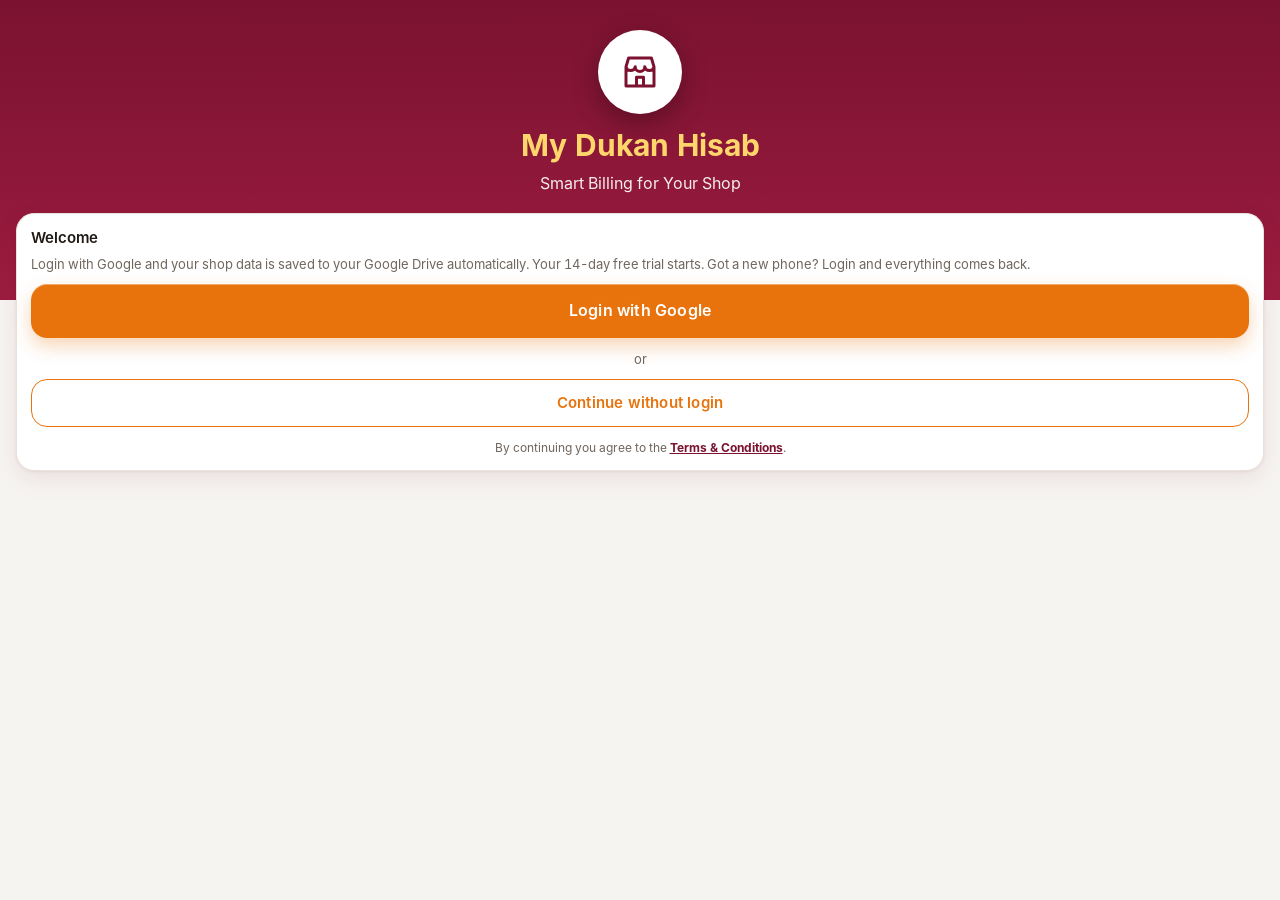
<file: index.html>
<!DOCTYPE html>
<html lang="en"><head><meta charset="utf-8"><meta name="description" content="My Dukan Hisab: shop billing and online dukaan">
<meta name="viewport" content="width=device-width,initial-scale=1,viewport-fit=cover">
<link rel="manifest" href="./manifest.json">
<meta name="theme-color" content="#7a1230">
<meta name="mobile-web-app-capable" content="yes"><meta name="apple-mobile-web-app-capable" content="yes"><meta name="apple-mobile-web-app-status-bar-style" content="black-translucent"><meta name="apple-mobile-web-app-title" content="My Dukan Hisab">
<link rel="icon" type="image/png" sizes="32x32" href="./favicon-32.png"><link rel="apple-touch-icon" sizes="180x180" href="./apple-touch-icon.png">
 <meta http-equiv="Content-Security-Policy" content="default-src 'none'; script-src 'self' https://accounts.google.com/gsi/client; style-src 'self' 'unsafe-inline' https://accounts.google.com/gsi/style; style-src-elem 'self' https://accounts.google.com/gsi/style; img-src 'self' data: blob:; media-src 'self' blob:; font-src 'self'; manifest-src 'self'; connect-src 'self' https://dukan-hisab-api.bhaisahabhu091.workers.dev https://world.openfoodfacts.org https://www.googleapis.com https://accounts.google.com; frame-src https://accounts.google.com; object-src 'none'; worker-src 'self'; base-uri 'none'; form-action 'none'; upgrade-insecure-requests"><meta name="referrer" content="no-referrer"><meta name="theme-color" content="#7a1230"><meta name="apple-mobile-web-app-capable" content="yes">
<title>My Dukan Hisab</title>
<link rel="stylesheet" href="styles.css?v=30"></head><body>
<div id="app"><header id="hd"><button id="bk" class="ib hide" data-a="back">‹</button><div class="ttl"><b id="tt"></b><small id="ts"></small></div><button class="ib" data-a="nav" data-v="bill">+ New Bill</button></header><div class="tri"></div><main id="main"></main></div>
<nav id="nav"></nav>
<div id="sh"><div id="sc"></div></div><div id="tst"></div><div id="lk" class="hide"></div><div id="st" class="hide"></div>
<div id="scn" class="hide"><video id="cv" playsinline muted></video><div id="sinfo" class="hide"><div id="sm" style="font-weight:700"></div><div class="tl"><span id="sn2">0 items</span><b id="st2">₹0</b></div><button class="btn o" data-a="sundo" style="height:40px;margin-top:6px">Remove last item</button></div><div id="sq" class="hide"><div id="sqm" style="font-weight:700;color:var(--rd)"></div><label>Item name</label><input id="sq-n" class="in" placeholder="e.g. Maggi" autocomplete="off"><div class="two"><div><label>Selling price (₹) *</label><input id="sq-p" class="in" inputmode="decimal"></div><div><label>Cost (optional)</label><input id="sq-c" class="in" inputmode="decimal"></div></div><div class="two"><button class="btn g" data-a="sqadd">Add to bill</button><button class="btn o" data-a="sqskip">Skip</button></div></div><button class="btn" id="sdone" data-a="stopscan">Done</button></div>
<input type="file" id="rf" accept=".json,application/json" class="hf">
<script src="app.js?v=32"></script></body></html>
</file>
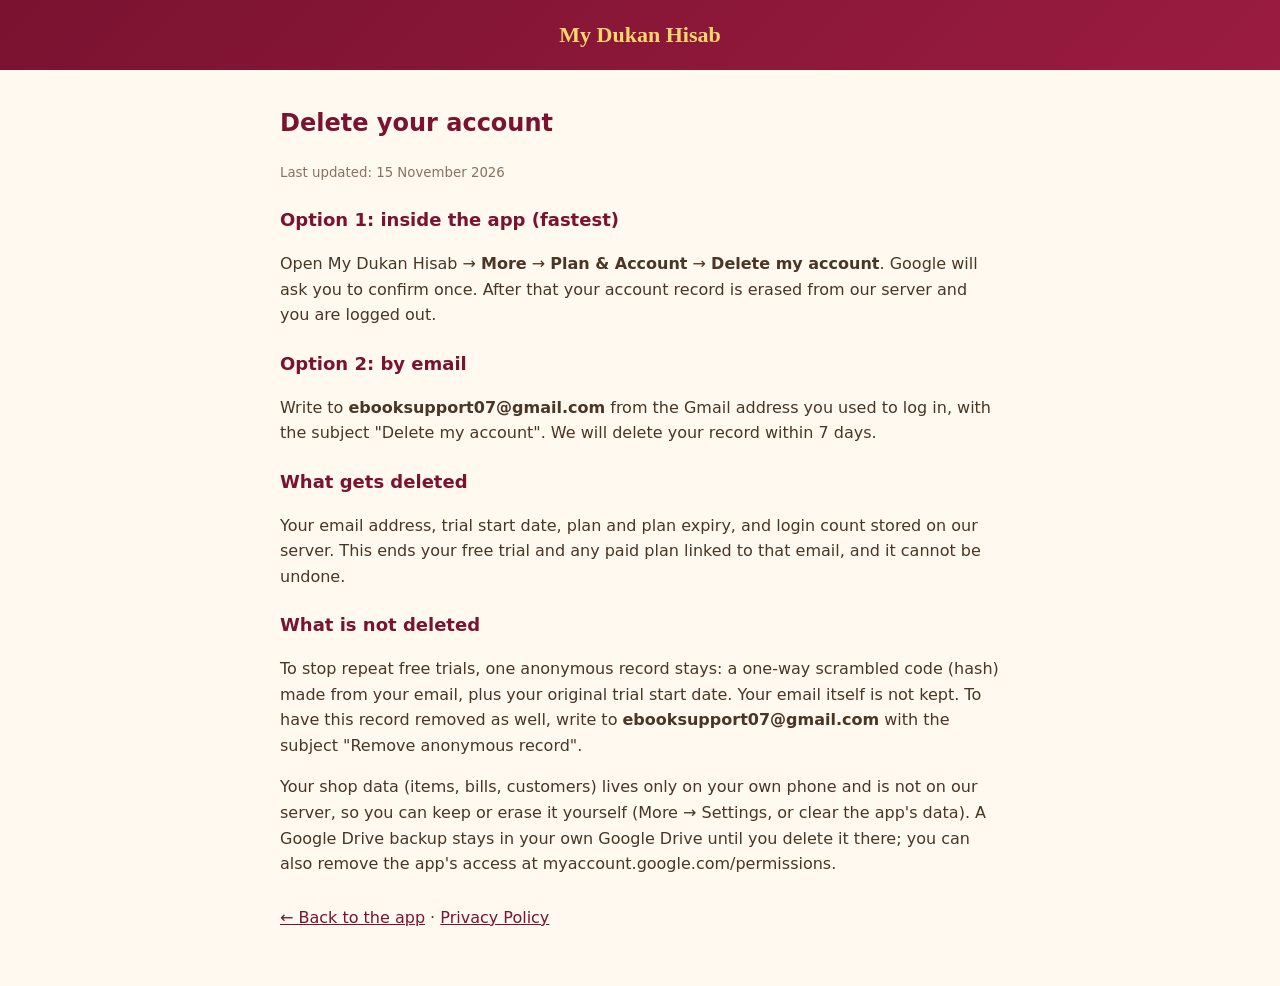
<file: delete-account.html>
<!doctype html><html lang="en"><head><meta charset="utf-8"><meta name="viewport" content="width=device-width,initial-scale=1"><title>Delete Account · My Dukan Hisab</title>
<style>body{margin:0;background:#fff9ef;color:#2b1a10;font:16px/1.6 system-ui,-apple-system,'Segoe UI',Roboto,sans-serif}header{background:linear-gradient(135deg,#7a1230,#9a1c40);color:#ffd66b;padding:22px 16px;text-align:center;font:700 22px Georgia,serif}main{max-width:720px;margin:0 auto;padding:18px 16px 40px}h2{color:#7a1230;font-size:18px;margin:22px 0 6px}p,li{color:#4a3526}a{color:#7a1230}small{color:#8a7260}</style>
</head><body><header>My Dukan Hisab</header><main><h1 style="font-size:24px;color:#7a1230">Delete your account</h1><small>Last updated: 15 November 2026</small>
<h2>Option 1: inside the app (fastest)</h2><p>Open My Dukan Hisab &rarr; <b>More</b> &rarr; <b>Plan &amp; Account</b> &rarr; <b>Delete my account</b>. Google will ask you to confirm once. After that your account record is erased from our server and you are logged out.</p>
<h2>Option 2: by email</h2><p>Write to <b>ebooksupport07@gmail.com</b> from the Gmail address you used to log in, with the subject "Delete my account". We will delete your record within 7 days.</p>
<h2>What gets deleted</h2><p>Your email address, trial start date, plan and plan expiry, and login count stored on our server. This ends your free trial and any paid plan linked to that email, and it cannot be undone.</p>
<h2>What is not deleted</h2><p>To stop repeat free trials, one anonymous record stays: a one-way scrambled code (hash) made from your email, plus your original trial start date. Your email itself is not kept. To have this record removed as well, write to <b>ebooksupport07@gmail.com</b> with the subject "Remove anonymous record". </p><p>Your shop data (items, bills, customers) lives only on your own phone and is not on our server, so you can keep or erase it yourself (More &rarr; Settings, or clear the app's data). A Google Drive backup stays in your own Google Drive until you delete it there; you can also remove the app's access at myaccount.google.com/permissions.</p>
<p style="margin-top:28px"><a href="./">&larr; Back to the app</a> · <a href="privacy.html">Privacy Policy</a></p></main></body></html>
</file>
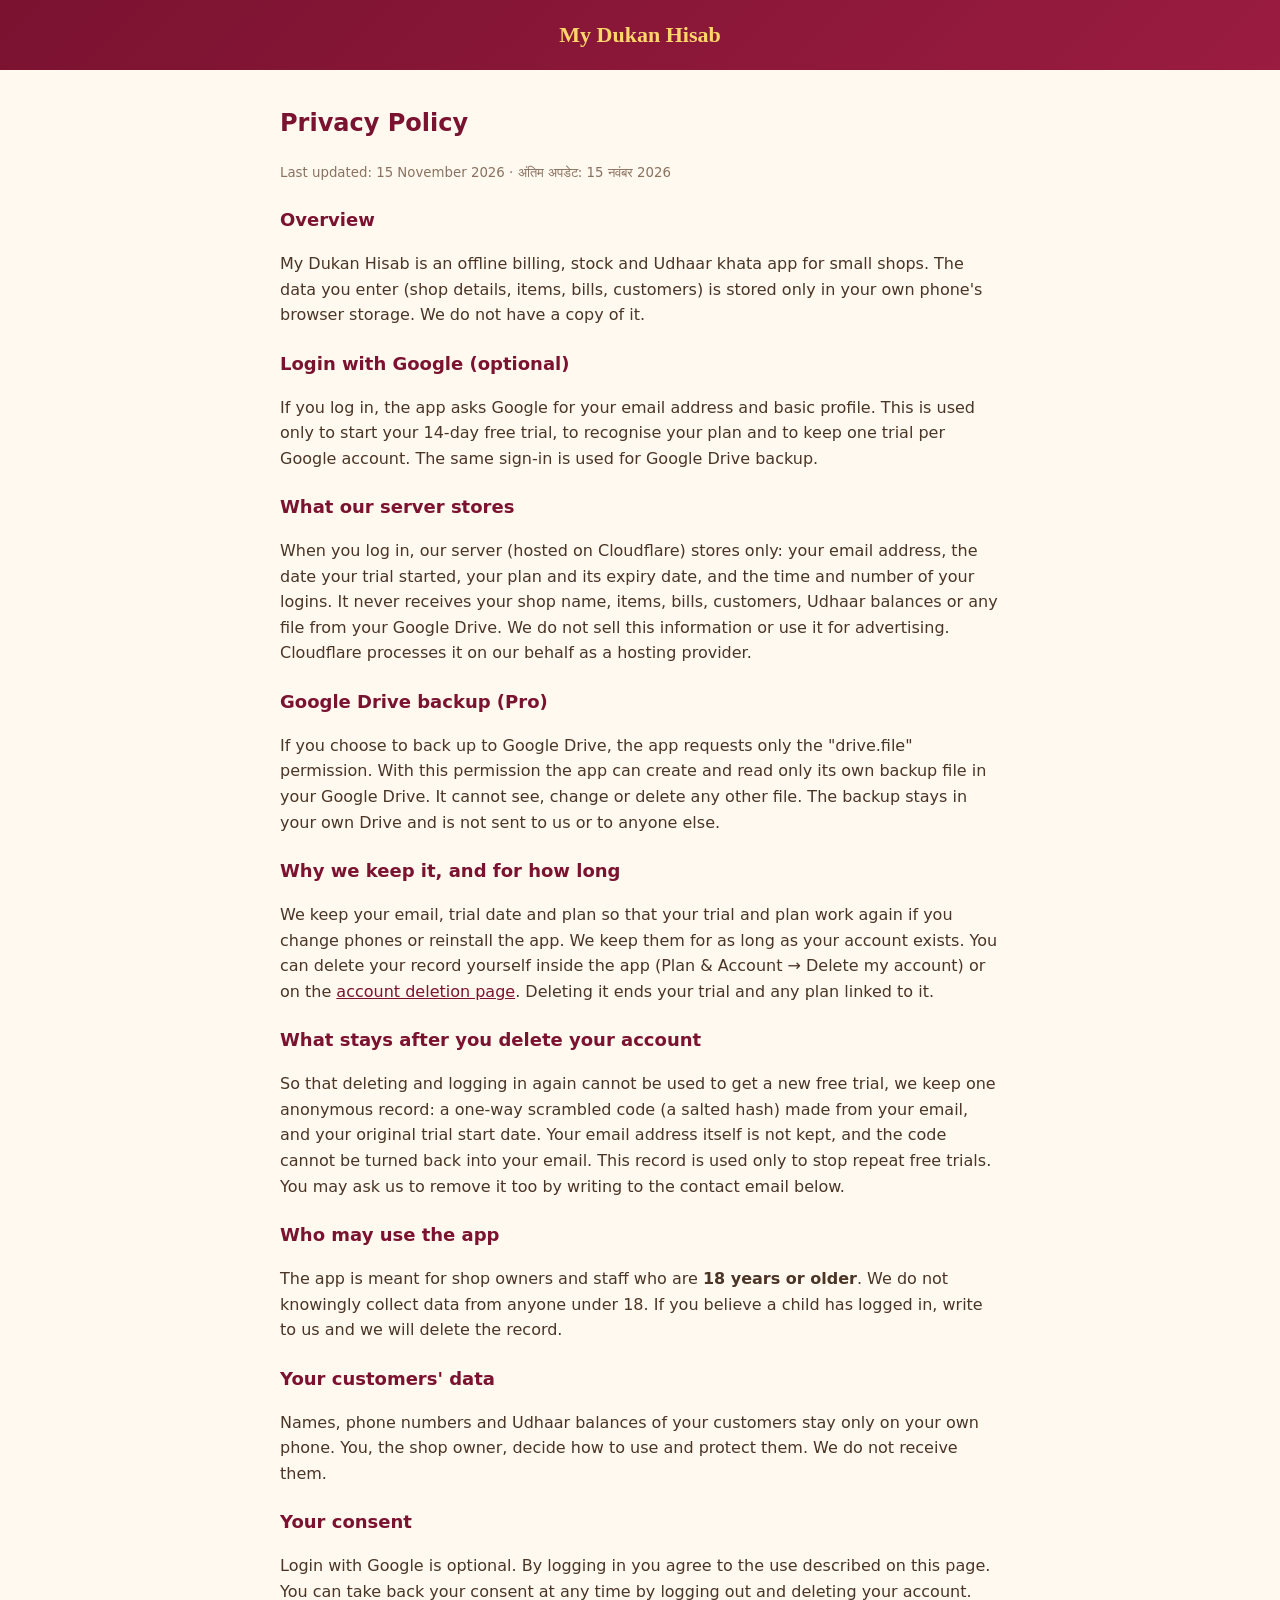
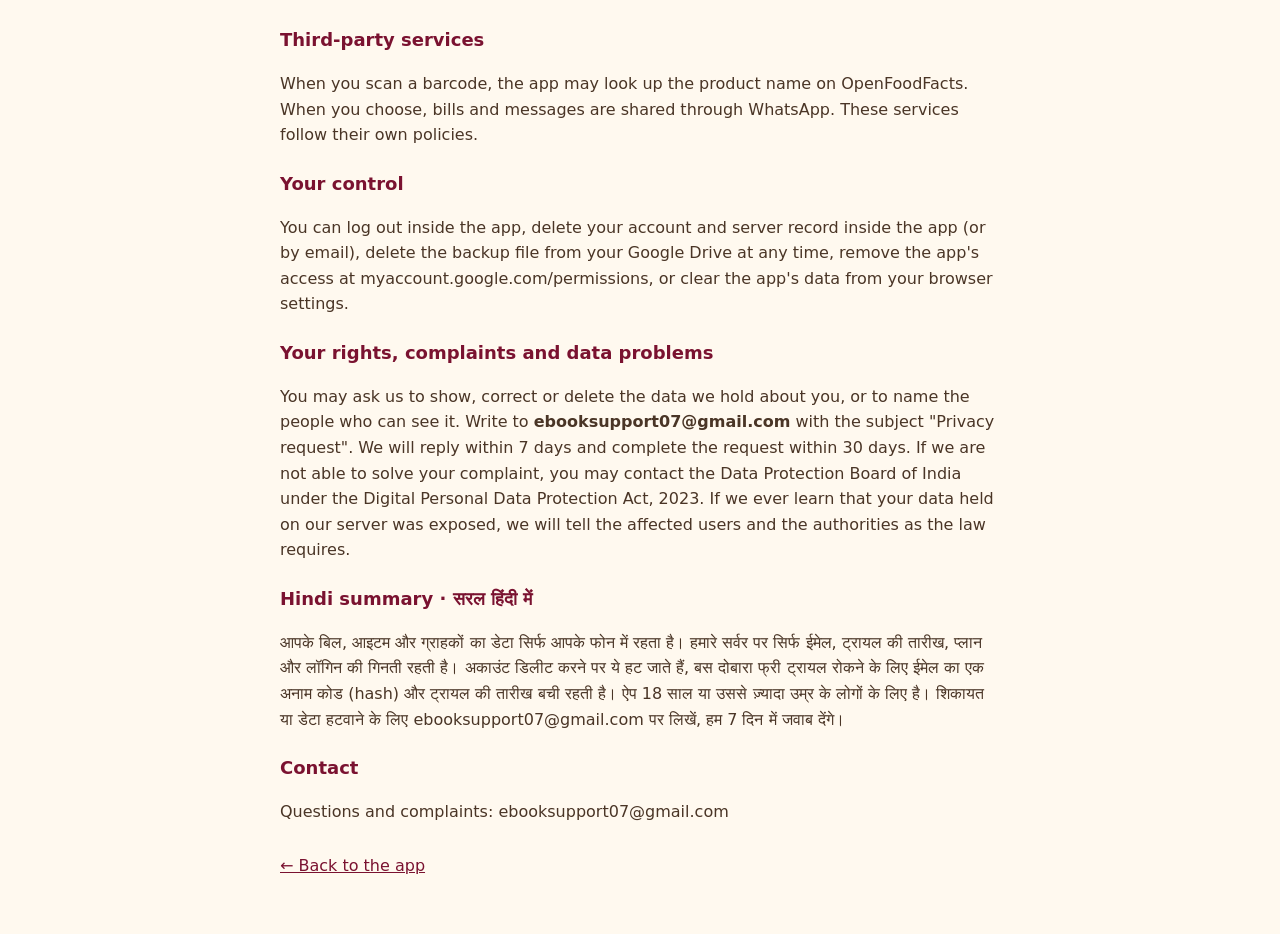
<file: privacy.html>
<!doctype html><html lang="en"><head><meta charset="utf-8"><meta name="viewport" content="width=device-width,initial-scale=1"><title>Privacy Policy · My Dukan Hisab</title>
<style>body{margin:0;background:#fff9ef;color:#2b1a10;font:16px/1.6 system-ui,-apple-system,'Segoe UI',Roboto,sans-serif}header{background:linear-gradient(135deg,#7a1230,#9a1c40);color:#ffd66b;padding:22px 16px;text-align:center;font:700 22px Georgia,serif}main{max-width:720px;margin:0 auto;padding:18px 16px 40px}h2{color:#7a1230;font-size:18px;margin:22px 0 6px}p,li{color:#4a3526}a{color:#7a1230}small{color:#8a7260}</style></head><body><header>My Dukan Hisab</header><main><h1 style="font-size:24px;color:#7a1230">Privacy Policy</h1><small>Last updated: 15 November 2026 · अंतिम अपडेट: 15 नवंबर 2026</small><h2>Overview</h2><p>My Dukan Hisab is an offline billing, stock and Udhaar khata app for small shops. The data you enter (shop details, items, bills, customers) is stored only in your own phone's browser storage. We do not have a copy of it.</p>
<h2>Login with Google (optional)</h2><p>If you log in, the app asks Google for your email address and basic profile. This is used only to start your 14-day free trial, to recognise your plan and to keep one trial per Google account. The same sign-in is used for Google Drive backup.</p>
<h2>What our server stores</h2><p>When you log in, our server (hosted on Cloudflare) stores only: your email address, the date your trial started, your plan and its expiry date, and the time and number of your logins. It never receives your shop name, items, bills, customers, Udhaar balances or any file from your Google Drive. We do not sell this information or use it for advertising. Cloudflare processes it on our behalf as a hosting provider.</p>
<h2>Google Drive backup (Pro)</h2><p>If you choose to back up to Google Drive, the app requests only the "drive.file" permission. With this permission the app can create and read only its own backup file in your Google Drive. It cannot see, change or delete any other file. The backup stays in your own Drive and is not sent to us or to anyone else.</p>
<h2>Why we keep it, and for how long</h2><p>We keep your email, trial date and plan so that your trial and plan work again if you change phones or reinstall the app. We keep them for as long as your account exists. You can delete your record yourself inside the app (Plan &amp; Account &rarr; Delete my account) or on the <a href="delete-account.html">account deletion page</a>. Deleting it ends your trial and any plan linked to it.</p>
<h2>What stays after you delete your account</h2><p>So that deleting and logging in again cannot be used to get a new free trial, we keep one anonymous record: a one-way scrambled code (a salted hash) made from your email, and your original trial start date. Your email address itself is not kept, and the code cannot be turned back into your email. This record is used only to stop repeat free trials. You may ask us to remove it too by writing to the contact email below.</p>
<h2>Who may use the app</h2><p>The app is meant for shop owners and staff who are <b>18 years or older</b>. We do not knowingly collect data from anyone under 18. If you believe a child has logged in, write to us and we will delete the record.</p>
<h2>Your customers' data</h2><p>Names, phone numbers and Udhaar balances of your customers stay only on your own phone. You, the shop owner, decide how to use and protect them. We do not receive them.</p>
<h2>Your consent</h2><p>Login with Google is optional. By logging in you agree to the use described on this page. You can take back your consent at any time by logging out and deleting your account.</p>
<h2>Third-party services</h2><p>When you scan a barcode, the app may look up the product name on OpenFoodFacts. When you choose, bills and messages are shared through WhatsApp. These services follow their own policies.</p>
<h2>Your control</h2><p>You can log out inside the app, delete your account and server record inside the app (or by email), delete the backup file from your Google Drive at any time, remove the app's access at myaccount.google.com/permissions, or clear the app's data from your browser settings.</p>
<h2>Your rights, complaints and data problems</h2><p>You may ask us to show, correct or delete the data we hold about you, or to name the people who can see it. Write to <b>ebooksupport07@gmail.com</b> with the subject "Privacy request". We will reply within 7 days and complete the request within 30 days. If we are not able to solve your complaint, you may contact the Data Protection Board of India under the Digital Personal Data Protection Act, 2023. If we ever learn that your data held on our server was exposed, we will tell the affected users and the authorities as the law requires.</p>
<h2>Hindi summary · सरल हिंदी में</h2><p>आपके बिल, आइटम और ग्राहकों का डेटा सिर्फ आपके फोन में रहता है। हमारे सर्वर पर सिर्फ ईमेल, ट्रायल की तारीख, प्लान और लॉगिन की गिनती रहती है। अकाउंट डिलीट करने पर ये हट जाते हैं, बस दोबारा फ्री ट्रायल रोकने के लिए ईमेल का एक अनाम कोड (hash) और ट्रायल की तारीख बची रहती है। ऐप 18 साल या उससे ज़्यादा उम्र के लोगों के लिए है। शिकायत या डेटा हटवाने के लिए ebooksupport07@gmail.com पर लिखें, हम 7 दिन में जवाब देंगे।</p>
<h2>Contact</h2><p>Questions and complaints: ebooksupport07@gmail.com</p><p style="margin-top:28px"><a href="./">&larr; Back to the app</a></p></main></body></html>
</file>
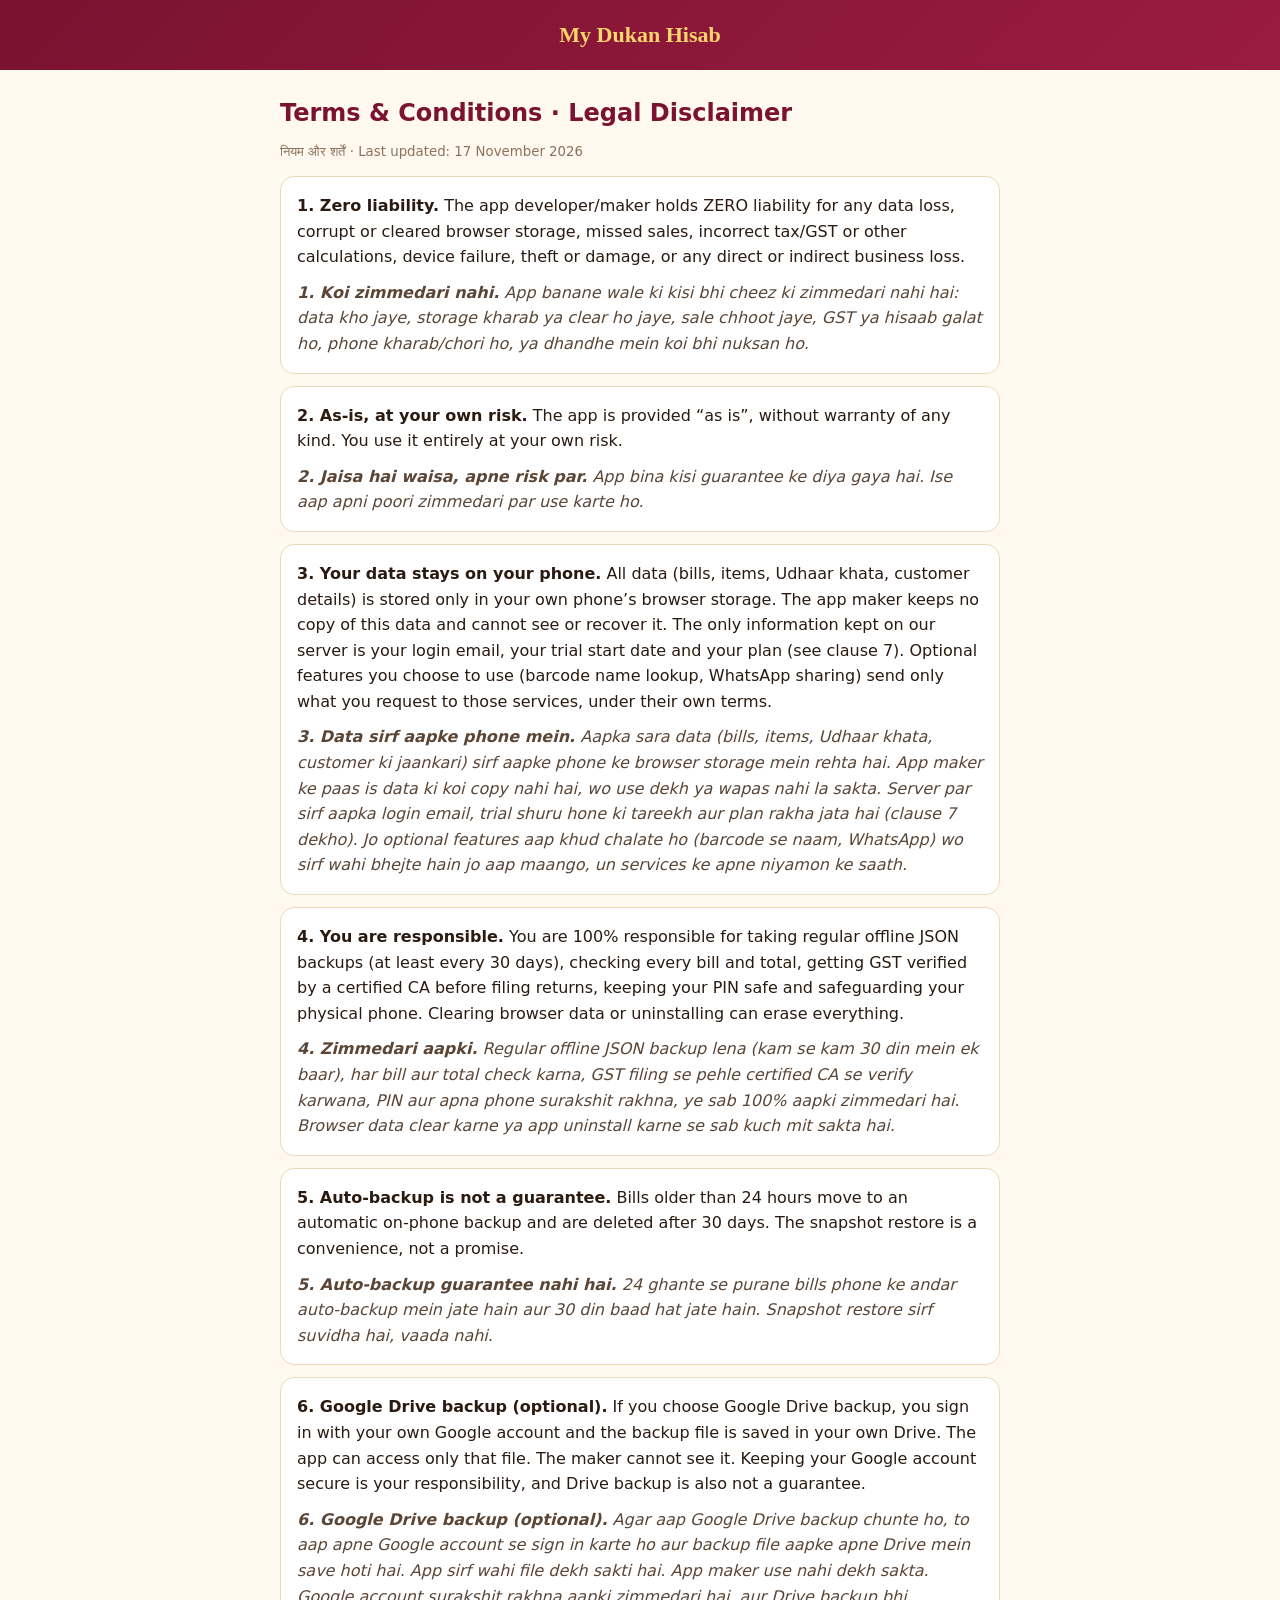
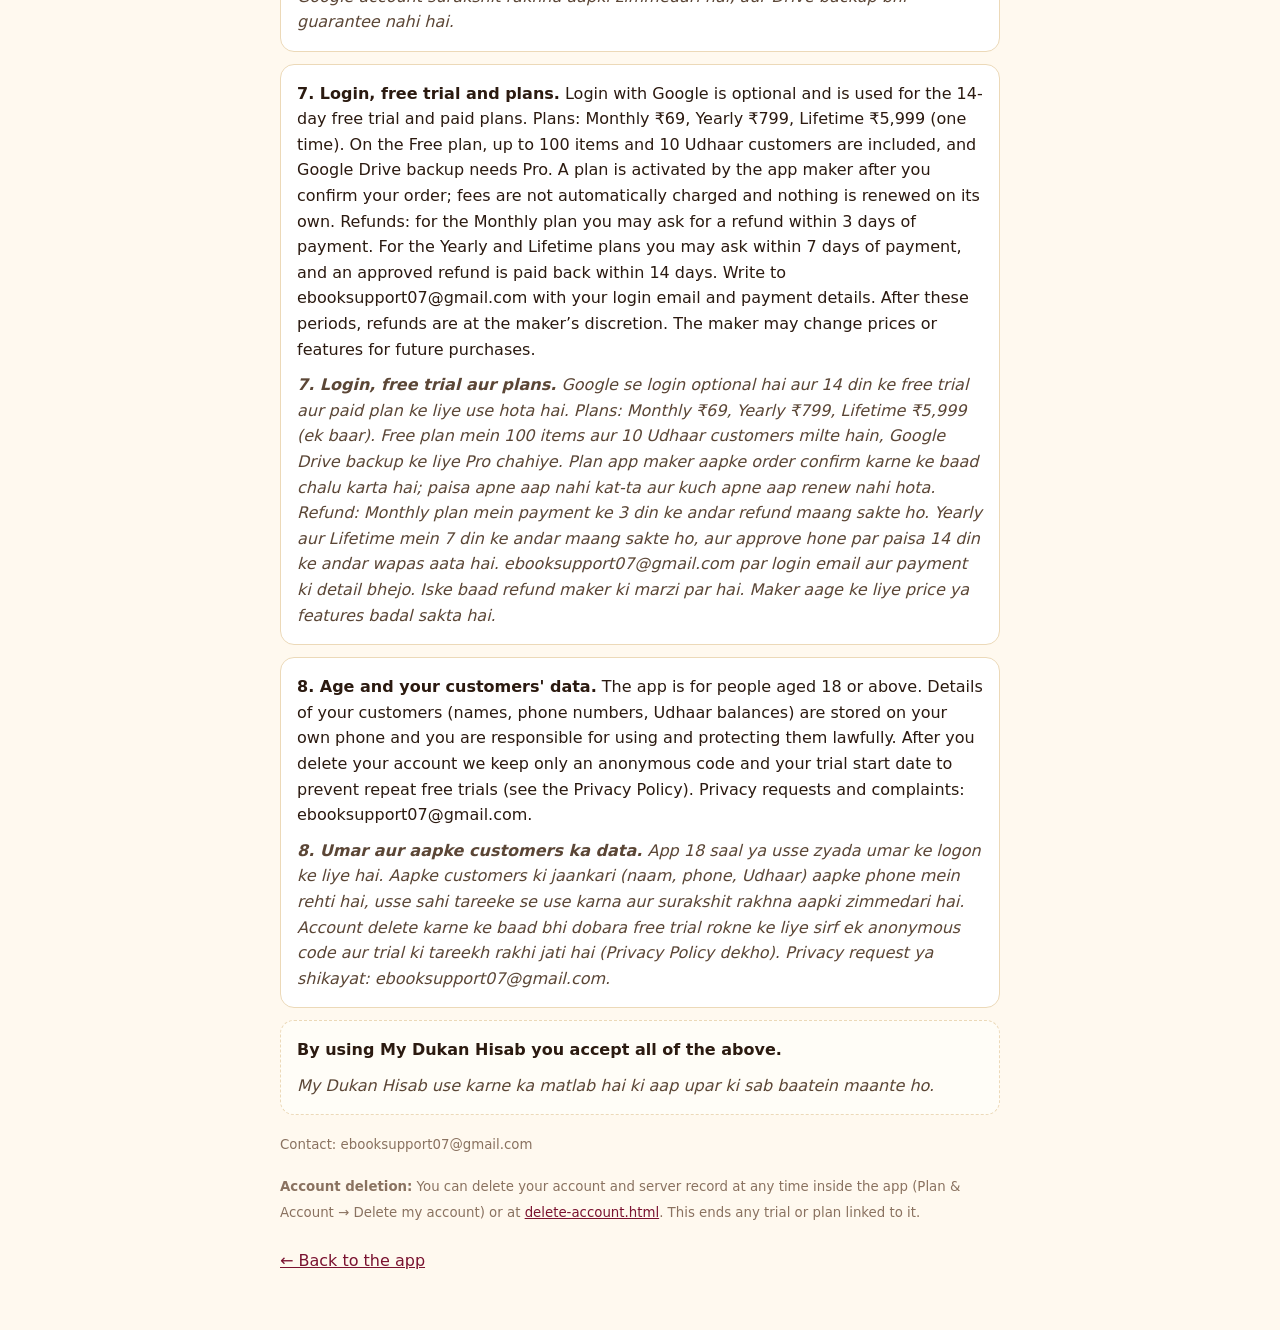
<file: terms.html>
<!doctype html><html lang="en"><head><meta charset="utf-8"><meta name="viewport" content="width=device-width,initial-scale=1"><title>Terms &amp; Conditions · My Dukan Hisab</title>
<style>body{margin:0;background:#fff9ef;color:#2b1a10;font:16px/1.6 system-ui,-apple-system,'Segoe UI',Roboto,sans-serif}header{background:linear-gradient(135deg,#7a1230,#9a1c40);color:#ffd66b;padding:22px 16px;text-align:center;font:700 22px Georgia,serif}main{max-width:720px;margin:0 auto;padding:18px 16px 40px}h1{font-size:24px;color:#7a1230;margin:6px 0}.cl{background:#fff;border:1px solid #ecd9b8;border-radius:14px;padding:6px 16px;margin:12px 0}.cl p{margin:10px 0;color:#2b1a10}.cl p.hi{color:#5b4636;font-style:italic}.cl.end{border-style:dashed;background:#fffdf7}a{color:#7a1230}small{color:#8a7260}</style></head><body><header>My Dukan Hisab</header><main><h1>Terms &amp; Conditions · Legal Disclaimer</h1><small>नियम और शर्तें · Last updated: 17 November 2026</small><div class="cl"><p><b>1. Zero liability.</b> The app developer/maker holds ZERO liability for any data loss, corrupt or cleared browser storage, missed sales, incorrect tax/GST or other calculations, device failure, theft or damage, or any direct or indirect business loss.</p><p class="hi"><b>1. Koi zimmedari nahi.</b> App banane wale ki kisi bhi cheez ki zimmedari nahi hai: data kho jaye, storage kharab ya clear ho jaye, sale chhoot jaye, GST ya hisaab galat ho, phone kharab/chori ho, ya dhandhe mein koi bhi nuksan ho.</p></div><div class="cl"><p><b>2. As-is, at your own risk.</b> The app is provided “as is”, without warranty of any kind. You use it entirely at your own risk.</p><p class="hi"><b>2. Jaisa hai waisa, apne risk par.</b> App bina kisi guarantee ke diya gaya hai. Ise aap apni poori zimmedari par use karte ho.</p></div><div class="cl"><p><b>3. Your data stays on your phone.</b> All data (bills, items, Udhaar khata, customer details) is stored only in your own phone’s browser storage. The app maker keeps no copy of this data and cannot see or recover it. The only information kept on our server is your login email, your trial start date and your plan (see clause 7). Optional features you choose to use (barcode name lookup, WhatsApp sharing) send only what you request to those services, under their own terms.</p><p class="hi"><b>3. Data sirf aapke phone mein.</b> Aapka sara data (bills, items, Udhaar khata, customer ki jaankari) sirf aapke phone ke browser storage mein rehta hai. App maker ke paas is data ki koi copy nahi hai, wo use dekh ya wapas nahi la sakta. Server par sirf aapka login email, trial shuru hone ki tareekh aur plan rakha jata hai (clause 7 dekho). Jo optional features aap khud chalate ho (barcode se naam, WhatsApp) wo sirf wahi bhejte hain jo aap maango, un services ke apne niyamon ke saath.</p></div><div class="cl"><p><b>4. You are responsible.</b> You are 100% responsible for taking regular offline JSON backups (at least every 30 days), checking every bill and total, getting GST verified by a certified CA before filing returns, keeping your PIN safe and safeguarding your physical phone. Clearing browser data or uninstalling can erase everything.</p><p class="hi"><b>4. Zimmedari aapki.</b> Regular offline JSON backup lena (kam se kam 30 din mein ek baar), har bill aur total check karna, GST filing se pehle certified CA se verify karwana, PIN aur apna phone surakshit rakhna, ye sab 100% aapki zimmedari hai. Browser data clear karne ya app uninstall karne se sab kuch mit sakta hai.</p></div><div class="cl"><p><b>5. Auto-backup is not a guarantee.</b> Bills older than 24 hours move to an automatic on-phone backup and are deleted after 30 days. The snapshot restore is a convenience, not a promise.</p><p class="hi"><b>5. Auto-backup guarantee nahi hai.</b> 24 ghante se purane bills phone ke andar auto-backup mein jate hain aur 30 din baad hat jate hain. Snapshot restore sirf suvidha hai, vaada nahi.</p></div><div class="cl"><p><b>6. Google Drive backup (optional).</b> If you choose Google Drive backup, you sign in with your own Google account and the backup file is saved in your own Drive. The app can access only that file. The maker cannot see it. Keeping your Google account secure is your responsibility, and Drive backup is also not a guarantee.</p><p class="hi"><b>6. Google Drive backup (optional).</b> Agar aap Google Drive backup chunte ho, to aap apne Google account se sign in karte ho aur backup file aapke apne Drive mein save hoti hai. App sirf wahi file dekh sakti hai. App maker use nahi dekh sakta. Google account surakshit rakhna aapki zimmedari hai, aur Drive backup bhi guarantee nahi hai.</p></div><div class="cl"><p><b>7. Login, free trial and plans.</b> Login with Google is optional and is used for the 14-day free trial and paid plans. Plans: Monthly ₹69, Yearly ₹799, Lifetime ₹5,999 (one time). On the Free plan, up to 100 items and 10 Udhaar customers are included, and Google Drive backup needs Pro. A plan is activated by the app maker after you confirm your order; fees are not automatically charged and nothing is renewed on its own. Refunds: for the Monthly plan you may ask for a refund within 3 days of payment. For the Yearly and Lifetime plans you may ask within 7 days of payment, and an approved refund is paid back within 14 days. Write to ebooksupport07@gmail.com with your login email and payment details. After these periods, refunds are at the maker’s discretion. The maker may change prices or features for future purchases.</p><p class="hi"><b>7. Login, free trial aur plans.</b> Google se login optional hai aur 14 din ke free trial aur paid plan ke liye use hota hai. Plans: Monthly ₹69, Yearly ₹799, Lifetime ₹5,999 (ek baar). Free plan mein 100 items aur 10 Udhaar customers milte hain, Google Drive backup ke liye Pro chahiye. Plan app maker aapke order confirm karne ke baad chalu karta hai; paisa apne aap nahi kat-ta aur kuch apne aap renew nahi hota. Refund: Monthly plan mein payment ke 3 din ke andar refund maang sakte ho. Yearly aur Lifetime mein 7 din ke andar maang sakte ho, aur approve hone par paisa 14 din ke andar wapas aata hai. ebooksupport07@gmail.com par login email aur payment ki detail bhejo. Iske baad refund maker ki marzi par hai. Maker aage ke liye price ya features badal sakta hai.</p></div><div class="cl"><p><b>8. Age and your customers' data.</b> The app is for people aged 18 or above. Details of your customers (names, phone numbers, Udhaar balances) are stored on your own phone and you are responsible for using and protecting them lawfully. After you delete your account we keep only an anonymous code and your trial start date to prevent repeat free trials (see the Privacy Policy). Privacy requests and complaints: ebooksupport07@gmail.com.</p><p class="hi"><b>8. Umar aur aapke customers ka data.</b> App 18 saal ya usse zyada umar ke logon ke liye hai. Aapke customers ki jaankari (naam, phone, Udhaar) aapke phone mein rehti hai, usse sahi tareeke se use karna aur surakshit rakhna aapki zimmedari hai. Account delete karne ke baad bhi dobara free trial rokne ke liye sirf ek anonymous code aur trial ki tareekh rakhi jati hai (Privacy Policy dekho). Privacy request ya shikayat: ebooksupport07@gmail.com.</p></div><div class="cl end"><p><b>By using My Dukan Hisab you accept all of the above.</b></p><p class="hi">My Dukan Hisab use karne ka matlab hai ki aap upar ki sab baatein maante ho.</p></div><p><small>Contact: ebooksupport07@gmail.com</small></p><p><small><b>Account deletion:</b> You can delete your account and server record at any time inside the app (Plan &amp; Account &rarr; Delete my account) or at <a href="delete-account.html">delete-account.html</a>. This ends any trial or plan linked to it.</small></p><p style="margin-top:24px"><a href="./">&larr; Back to the app</a></p></main></body></html>
</file>
<file: styles.css>
*{box-sizing:border-box;margin:0;padding:0;-webkit-tap-highlight-color:transparent}
:root{--bg:#fff9ef;--cd:#fff;--tx:#2b1a10;--mu:#85705c;--sa:#e8730c;--sa2:#f59e2b;--mr:#7a1230;--mr2:#9c1c3f;--go:#d9a21b;--gr:#138808;--rd:#d32f2f;--bd:#ecdcbc;--sh:0 2px 8px rgba(122,18,48,.10);--pt:url("data:image/svg+xml,%3Csvg xmlns='http://www.w3.org/2000/svg' width='36' height='36'%3E%3Cpath d='M18 2L34 18L18 34L2 18Z' fill='none' stroke='%23ffd27a' stroke-opacity='.28'/%3E%3Ccircle cx='18' cy='18' r='2' fill='%23ffd27a' fill-opacity='.4'/%3E%3C/svg%3E")}
html,body{height:100%;overscroll-behavior:none}
body{font:16px/1.45 system-ui,'Segoe UI',Roboto,'Noto Sans Devanagari',sans-serif;background:var(--bg);color:var(--tx);-webkit-user-select:none;user-select:none}
input,select,textarea{-webkit-user-select:text;user-select:text;font:inherit;color:inherit}
button{font:inherit;color:inherit;background:none;border:0;cursor:pointer}
.hide{display:none!important}.hf{position:fixed;left:-9999px;opacity:0}
#app{height:100dvh;display:flex;flex-direction:column;max-width:980px;margin:auto;background:var(--bg)}
#hd{display:flex;align-items:center;gap:10px;padding:max(10px,env(safe-area-inset-top)) 14px 12px;background:var(--pt),linear-gradient(135deg,var(--mr),var(--mr2));color:#fff}
.ttl{flex:1;min-width:0}.ttl b{display:block;font:700 20px/1.25 Georgia,'Noto Serif Devanagari',serif;color:#fff;white-space:nowrap;overflow:hidden;text-overflow:ellipsis}.ttl small{color:#ffd9a0;font-size:12px}
.tri{height:14px;flex:none;background:radial-gradient(circle at 11px 0,var(--go) 0 7px,transparent 7.6px) 0 0/22px 14px repeat-x}
.ib{min-width:44px;height:44px;padding:0 12px;border-radius:12px;background:#fff3e0;color:var(--sa);font-weight:700;display:grid;place-items:center;border:1px solid var(--bd)}
#hd .ib{background:rgba(255,255,255,.14);color:#fff;border:1px solid rgba(255,215,130,.55)}
#main{flex:1;overflow-y:auto;padding:12px 14px 110px;overscroll-behavior:contain}
.c{background:var(--cd);border:1px solid var(--bd);border-radius:16px;padding:14px;box-shadow:var(--sh);margin-bottom:12px}
h3{font:700 17px/1.3 Georgia,'Noto Serif Devanagari',serif;margin-bottom:8px;color:var(--mr)}h3::before{content:"◆";color:var(--go);font-size:10px;margin-right:7px;vertical-align:2px}
.mu{color:var(--mu);font-size:13px}.r{text-align:right}
.g2{display:grid;grid-template-columns:1fr 1fr;gap:10px;margin-bottom:12px}.g2 .c{margin:0}
.st b{display:block;font-size:22px}.st span{font-size:12px;color:var(--mu)}.st.gr b{color:var(--gr)}.st.rd b{color:var(--rd)}.st.mr b{color:var(--mr)}
.btn{display:block;width:100%;height:50px;border-radius:14px;background:linear-gradient(180deg,var(--sa2),var(--sa));color:#fff;font-weight:700;font-size:16px;margin-top:10px}.btn:active{transform:scale(.98)}
.btn.o{background:#fff;color:var(--sa);border:1.5px solid var(--sa)}.btn.g{background:var(--gr)}.btn.r{background:#fff;color:var(--rd);border:1.5px solid var(--rd)}.btn.big{height:56px;font-size:17px}
.in{width:100%;height:48px;border-radius:12px;border:1.5px solid var(--bd);background:#fff;padding:0 12px;outline:0;font-size:16px}.in:focus{border-color:var(--sa)}
label{display:block;font-size:12px;color:var(--mu);margin:10px 0 4px}
.chips{display:flex;gap:8px;flex-wrap:wrap;margin-top:10px}
.chip{padding:10px 14px;border-radius:12px;background:#fff8ee;border:1px solid var(--bd);text-align:left}.chip:active{transform:scale(.97)}.chip b{display:block;font-size:14px}.chip small{color:var(--mu);font-size:12px}.chip.oos{opacity:.55}
.chip.on,.pay .chip.on{background:var(--sa);color:#fff;border-color:var(--sa)}
.cats{display:flex;gap:8px;overflow-x:auto;padding:10px 0 6px;scrollbar-width:none;-webkit-overflow-scrolling:touch;flex:none}.cats::-webkit-scrollbar{display:none}
.c .cats{padding:10px 0 2px}
.ct{flex:none;height:42px;padding:0 16px;border-radius:99px;background:#fff;border:1.5px solid var(--bd);font-weight:600;font-size:14px;white-space:nowrap}.ct.on{background:var(--mr);color:#fff;border-color:var(--mr)}
.sr{display:flex;gap:8px}.sr .in{flex:1}
.row{display:flex;align-items:center;gap:10px;padding:13px 0;border-top:1px solid var(--bd);width:100%;text-align:left}.row:first-child{border-top:0}.row .nm{flex:1;min-width:0}.row .nm b{display:block;overflow:hidden;text-overflow:ellipsis;white-space:nowrap}
.bg{padding:3px 9px;border-radius:99px;font-size:12px;font-weight:700;background:#e8f5e9;color:var(--gr);white-space:nowrap}.bg.w{background:#fff3e0;color:var(--sa)}.bg.d{background:#ffebee;color:var(--rd)}
.ln{display:grid;grid-template-columns:1fr auto auto 26px;gap:8px;align-items:center;padding:10px 0;border-top:1px solid var(--bd)}.ln:first-of-type{border-top:0}.ln small{color:var(--mu);display:block;font-size:12px}
.qs{display:flex;align-items:center;gap:4px}.qs button{width:36px;height:36px;border-radius:10px;background:#fff3e0;color:var(--sa);font-weight:700;font-size:20px}.qi{width:52px;height:36px;text-align:center;border:1px solid var(--bd);border-radius:8px;outline:0}
.rm{color:var(--rd);font-size:22px}.la{font-weight:700;min-width:62px;text-align:right}
.tl{display:flex;justify-content:space-between;padding:4px 0}.tl.t{font-size:20px;font-weight:800;color:var(--mr);border-top:2px dashed var(--bd);margin-top:6px;padding-top:10px}
.two{display:grid;grid-template-columns:1fr 1fr;gap:10px}
.fab{position:fixed;right:max(16px,calc(50% - 474px));bottom:92px;width:56px;height:56px;border-radius:50%;background:var(--sa);color:#fff;font-size:30px;display:grid;place-items:center;z-index:5}
#nav{position:fixed;bottom:0;left:0;right:0;max-width:980px;margin:auto;display:flex;background:#fff;border-top:2px solid var(--go);padding-bottom:env(safe-area-inset-bottom);z-index:6}
#nav button{flex:1;padding:8px 0 6px;display:flex;flex-direction:column;align-items:center;color:var(--mu);font-size:11px;font-weight:600;position:relative}#nav small{font-size:10px;font-weight:400}
#nav button.on{color:var(--mr)}#nav button.on::before{content:"";position:absolute;top:0;width:28px;height:3px;border-radius:0 0 4px 4px;background:var(--mr)}
#nav .mid{margin-top:-18px}#nav .mid .ic{width:52px;height:52px;padding:14px;border-radius:50%;background:linear-gradient(180deg,var(--sa2),var(--sa));color:#fff;stroke:#fff;border:2px solid var(--go)}
.ic{width:24px;height:24px;fill:none;stroke:currentColor;stroke-width:2;stroke-linecap:round;stroke-linejoin:round}
#sh{position:fixed;inset:0;z-index:20;background:rgba(43,26,16,.5);display:flex;align-items:flex-end;justify-content:center;opacity:0;pointer-events:none;transition:opacity .15s}#sh.on{opacity:1;pointer-events:auto}
#sc{width:100%;max-width:560px;max-height:92dvh;overflow-y:auto;background:#fff;border-radius:22px 22px 0 0;border-top:3px solid var(--go);padding:18px 18px calc(18px + env(safe-area-inset-bottom));transform:translateY(100%);transition:transform .2s ease-out;overscroll-behavior:contain}#sh.on #sc{transform:none}
#tst{position:fixed;left:50%;bottom:100px;transform:translateX(-50%);background:#2b1a10;color:#fff;padding:10px 18px;border-radius:99px;font-size:14px;opacity:0;pointer-events:none;z-index:40;max-width:90vw;text-align:center}#tst.on{opacity:1}#tst.bad{background:#b3261e;font-weight:700;box-shadow:0 10px 28px rgba(179,38,30,.45)}
#lk{position:fixed;inset:0;z-index:50;background:var(--bg);display:flex;flex-direction:column;align-items:center;justify-content:center;gap:12px;padding:30px;text-align:center}
.hero{position:relative;background:linear-gradient(135deg,#fff3dc,#fff);border:1px solid var(--go);border-radius:16px;padding:16px;margin-bottom:12px}.hero b{color:var(--mr)}.hero::after{content:"";position:absolute;right:12px;top:6px;color:var(--go);opacity:.6;font-size:20px}
.qa{display:grid;grid-template-columns:repeat(4,1fr);gap:8px;margin-bottom:12px}.qa button{background:#fff;border:1px solid var(--bd);border-radius:14px;padding:12px 2px;font-size:12px;font-weight:600;display:flex;flex-direction:column;align-items:center;gap:4px;box-shadow:var(--sh)}.qa span{font-size:24px}
.mn{display:grid;grid-template-columns:1fr 1fr;gap:10px}.mn button{background:#fff;border:1px solid var(--bd);border-radius:16px;padding:16px 10px;font-weight:700;display:flex;flex-direction:column;align-items:center;gap:6px;box-shadow:var(--sh)}.mn span{font-size:28px}.mn small{font-weight:400;color:var(--mu)}
.iv{font:13px/1.45 ui-monospace,Menlo,Consolas,monospace;color:#000;background:#fffdf7;border:1px dashed #cdb89a;border-radius:10px;padding:12px}.iv table{width:100%;border-collapse:collapse}.iv td,.iv th{padding:2px 0;vertical-align:top;text-align:left}.iv td.r,.iv th.r{text-align:right}.iv .ctr{text-align:center}.iv .sn{font-size:16px}.iv hr{border:0;border-top:1px dashed #000;margin:6px 0}.iv .mt{display:flex;justify-content:space-between}
.bar{display:flex;align-items:flex-end;gap:3px;height:110px}.bar i{flex:1;background:linear-gradient(180deg,var(--sa2),var(--sa));border-radius:4px 4px 0 0;min-height:2px}.bl{display:flex;gap:3px;font-size:9px;color:var(--mu)}.bl i{flex:1;text-align:center;font-style:normal;overflow:hidden}
.step{display:flex;gap:12px;align-items:flex-start;margin:10px 0}.step i{width:30px;height:30px;border-radius:50%;background:var(--mr);color:#fff;display:grid;place-items:center;font-style:normal;font-weight:700;flex-shrink:0}
#scn{position:fixed;inset:0;z-index:60;background:#000;display:flex;flex-direction:column;align-items:center;justify-content:center}#scn video{width:100%;height:100%;object-fit:cover;position:absolute;inset:0}#scn::after{content:"";position:absolute;width:72%;height:28%;border:3px solid #fff;border-radius:16px;box-shadow:0 0 0 999px rgba(0,0,0,.4);pointer-events:none}#sinfo{position:absolute;left:12px;right:12px;bottom:96px;background:#fff;border-radius:16px;padding:12px;z-index:2}#sdone{position:absolute;bottom:26px;left:calc(50% - 110px);width:220px;z-index:2;margin:0}
#sq{position:absolute;left:12px;right:12px;top:max(12px,env(safe-area-inset-top));background:#fff;border-radius:16px;padding:12px;z-index:3}
a[data-a]{color:var(--sa);font-weight:700;cursor:pointer}
/* online dukaan (customer store) */
#st{position:fixed;top:0;bottom:0;left:0;right:0;max-width:720px;margin:0 auto;z-index:15;display:flex;flex-direction:column;background:var(--bg)}
.sth{flex:none;background:var(--pt),linear-gradient(135deg,var(--mr),var(--mr2));color:#fff;padding:max(12px,env(safe-area-inset-top)) 14px 14px}
.sti{display:flex;align-items:flex-start;gap:10px}.stn{flex:1;min-width:0}.stn small{display:block;color:#ffd9a0;font-size:12px}.stn b{display:block;font:700 22px/1.2 Georgia,'Noto Serif Devanagari',serif;color:#fff;margin:2px 0}.stn span{display:block;font-size:12px;color:#ffe9c7;overflow:hidden;text-overflow:ellipsis;white-space:nowrap}
.ib2{flex:none;height:42px;padding:0 14px;border-radius:12px;background:rgba(255,255,255,.14);border:1px solid rgba(255,215,130,.55);color:#fff;font-weight:600}
.ssb{margin-top:12px}.ssb input{width:100%;height:50px;border-radius:14px;border:2px solid var(--go);background:#fff;padding:0 14px;font-size:16px;outline:0;color:var(--tx)}
.pvn{flex:none;background:#fff3cd;color:#7a5a00;text-align:center;font-size:13px;padding:6px;font-weight:600}
#st .cats{padding:10px 14px 8px}
#scr{flex:1;overflow-y:auto;padding:4px 14px 110px;overscroll-behavior:contain}
.it{display:flex;align-items:center;gap:12px;padding:12px;background:#fff;border:1px solid var(--bd);border-radius:14px;margin-bottom:8px}.it.oos{opacity:.55}
.av{width:48px;height:48px;border-radius:12px;display:grid;place-items:center;font-size:24px;flex:none}
.it .nm{flex:1;min-width:0}.it .nm b{display:block;font-size:15px;line-height:1.3}.it .nm span{color:var(--mu);font-size:13px}
.add{flex:none;height:42px;padding:0 16px;border-radius:12px;background:#fff;color:var(--sa);border:1.5px solid var(--sa);font-weight:700}
.qv{min-width:30px;text-align:center}
.it .qs{background:#fff3e0;border-radius:12px;padding:2px;flex:none}
#cb{position:absolute;left:0;right:0;bottom:0;padding:10px 14px max(10px,env(safe-area-inset-bottom));z-index:16}
.cbar{width:100%;height:56px;border-radius:16px;background:var(--gr);color:#fff;display:flex;justify-content:space-between;align-items:center;padding:0 18px;font-weight:600;font-size:16px;box-shadow:0 3px 10px rgba(0,0,0,.25)}
.stf{text-align:center;color:var(--mu);font-size:12px;padding:16px 0}.stf a{color:var(--mr)}
#st .cats{background:var(--bg);border-bottom:1px solid var(--bd);position:sticky;top:0;z-index:2}
#scr{scrollbar-gutter:stable}
.it{min-height:74px}.it .act{width:112px;flex:none;display:flex;justify-content:flex-end}.it .add{width:100%}.it .qs{width:100%;justify-content:space-between}
.cbar{min-height:56px}
#dw{position:absolute;inset:0;z-index:17}
.dwb{position:absolute;inset:0;background:rgba(43,26,16,.5)}
.dwp{position:absolute;left:10px;right:10px;bottom:max(10px,env(safe-area-inset-bottom));max-height:82%;display:flex;flex-direction:column;background:#fff;border-radius:20px;border-top:3px solid var(--go);box-shadow:0 8px 24px rgba(0,0,0,.3);transform:translateY(110%);transition:transform .2s ease-out}
#dw.on .dwp{transform:none}
.dwh{flex:none;display:flex;justify-content:space-between;align-items:center;padding:14px 16px 6px}.dwh b{font:700 18px/1.3 Georgia,'Noto Serif Devanagari',serif;color:var(--mr)}.dwh button{width:44px;height:44px;border-radius:12px;background:#fff3e0;color:var(--sa);font-size:18px;font-weight:700}
#dwl{flex:1;overflow-y:auto;padding:0 16px;overscroll-behavior:contain}
.dl{display:grid;grid-template-columns:1fr auto;gap:8px;align-items:center;padding:12px 0;border-top:1px solid var(--bd)}.dl:first-child{border-top:0}.dl b{font-size:15px}.dl small{display:block;color:var(--mu);font-size:13px}.dl small b{display:inline;font-size:13px;color:var(--tx)}.dl .qs{background:#fff3e0;border-radius:12px;padding:2px}
.dwf{flex:none;padding:6px 16px 16px}


/* professional polish */
#lk .lki,.lki{width:76px;height:76px;margin:0 auto 6px;border-radius:50%;background:linear-gradient(135deg,var(--mr),var(--mr2));display:grid;place-items:center;box-shadow:0 10px 26px rgba(122,18,48,.28)}
.lki .ic{width:34px;height:34px;stroke:#fff;stroke-width:1.8}
#lk h3::before{display:none}#lk h3{font-size:22px;margin:4px 0 0}
.qa span{display:grid;place-items:center;height:28px}.qa span .ic{width:24px;height:24px;color:var(--mr);stroke-width:1.8}
.mg em .ic{width:28px;height:28px;color:var(--mr);stroke-width:1.8}
.wlg .ic{width:42px;height:42px;color:var(--mr);stroke-width:1.7}
.wi .ic{width:26px;height:26px;color:var(--mr);stroke-width:1.8}
.bz>div:first-child .ic{width:34px;height:34px;stroke:#fff;stroke-width:1.8}
.hero::after{display:none}

/* v24: speed, weights, compact settings */
.btn:not(.o):not(.r):not(.g)::after{display:none!important;animation:none!important}
body{touch-action:manipulation}
.row{content-visibility:auto;contain-intrinsic-size:auto 60px}
.wq{grid-column:1/-1;display:flex;gap:6px;flex-wrap:wrap;margin-top:6px}.wq button{padding:5px 10px;border-radius:14px;border:1px solid var(--go,#d9a21b);background:#fff8e6;font-size:12px;font-weight:700;color:var(--mr)}
.ql{color:var(--mr);font-weight:700}
.stg .c{padding:10px 12px;margin-bottom:8px}.stg .c>h3{margin:0;font-size:15px;display:flex;justify-content:flex-start;gap:8px;text-align:left;align-items:center;cursor:pointer}.stg .c.fold>h3:after{margin-left:auto;content:"›";font-size:20px;transform:rotate(90deg);transition:transform .15s}.stg .c.fold.open>h3:after{transform:rotate(-90deg)}.stg .c.fold:not(.open)>*:not(h3){display:none}.stg .c.fold.open>h3{margin-bottom:8px}.stg .in{height:42px;font-size:15px}.stg label{font-size:12px;margin-top:8px}.stg .btn{height:44px;font-size:15px}

/* ===== v25 professional skin ===== */
@font-face{font-family:Inter;font-weight:400;font-display:swap;src:url(inter-Regular.woff) format('woff')}
@font-face{font-family:Inter;font-weight:600;font-display:swap;src:url(inter-SemiBold.woff) format('woff')}
@font-face{font-family:Inter;font-weight:700;font-display:swap;src:url(inter-Bold.woff) format('woff')}
:root{--bg:#f6f4f1;--bd:#e7e2db;--tx:#1f1a16;--mu:#6f665e;--mr:#6a0f2b;--mr2:#6a0f2b;--sh:0 1px 2px rgba(20,16,12,.06),0 2px 6px rgba(20,16,12,.04);--pt:none}
body{font-family:Inter,system-ui,'Segoe UI',Roboto,'Noto Sans Devanagari',sans-serif;font-feature-settings:'tnum' 1,'kern' 1;-webkit-font-smoothing:antialiased}
#hd{background:var(--mr)!important;padding-bottom:14px}
.ttl b,h3,.wlh h1,.wlh p{font-family:inherit!important}.ttl b{font-weight:700;font-size:18px;letter-spacing:-.2px}.ttl small{color:#f3d3dc}
.tri{display:none}
#hd .ib{background:rgba(255,255,255,.12);border:1px solid rgba(255,255,255,.22)}
h3{font-size:15px;font-weight:600;color:var(--tx);letter-spacing:-.1px}h3::before{display:none}
.c{border-radius:14px;box-shadow:var(--sh)}
.btn{background:var(--sa);border-radius:12px;height:48px;font-weight:600;font-size:15px;letter-spacing:.1px}.btn.big{height:54px;font-size:16px}.btn.o{background:#fff}.btn.g{background:var(--gr)}.btn.r{background:#fff}
.btn[disabled]{opacity:.6;pointer-events:none}
.in{border-radius:10px;height:46px}.in:focus{box-shadow:0 0 0 3px rgba(232,115,12,.15)}
.hero{background:#fff;border:1px solid var(--bd);border-left:4px solid var(--sa);border-radius:12px}.hero::after{display:none}.hero b{color:var(--tx)}
#nav{border-top:1px solid var(--bd);box-shadow:0 -2px 12px rgba(20,16,12,.05)}
#nav .mid .ic{background:var(--sa);border:3px solid #fff;box-shadow:0 4px 12px rgba(232,115,12,.4)}
#nav button.on::before{background:var(--sa)}#nav button.on{color:var(--sa)}
#sc{border-top:0;border-radius:20px 20px 0 0}#sc::before{content:"";display:block;width:40px;height:4px;border-radius:2px;background:#d8d2ca;margin:-8px auto 12px}
.mn button,.qa button,.chip,.ct{box-shadow:none}.mn button{box-shadow:var(--sh)}
.st b{font-weight:700;letter-spacing:-.3px}
.chip{background:#fff}.chip.on,.pay .chip.on{background:var(--sa)}
.bg{font-weight:600}
#wl{background:linear-gradient(180deg,var(--mr) 0,var(--mr) 270px,var(--bg) 270px)}
.wlh h1{color:#fff}
#tst{z-index:60!important}
#upd{position:fixed;left:12px;right:12px;top:max(12px,env(safe-area-inset-top));z-index:70;max-width:560px;margin:auto;background:#1f1a16;color:#fff;border-radius:12px;padding:10px 12px 10px 16px;display:flex;align-items:center;gap:10px;box-shadow:0 8px 24px rgba(0,0,0,.35);font-size:14px}#upd span{flex:1}#upd button{background:var(--sa);color:#fff;border-radius:9px;padding:9px 14px;font-weight:600}


#hd{box-shadow:0 4px 14px rgba(122,18,48,.28)}
.c{border-radius:18px;transition:box-shadow .2s,transform .15s}.c:active{transform:scale(.995)}
.btn{box-shadow:0 4px 10px rgba(232,115,12,.28);letter-spacing:.2px}.btn.o,.btn.r{box-shadow:none}.btn.g{box-shadow:0 4px 10px rgba(19,136,8,.25)}
.in:focus{box-shadow:0 0 0 3px rgba(232,115,12,.18)}
.chip{border-radius:14px;transition:transform .12s,background .15s}.chip:hover{background:#fff1da}
#nav{box-shadow:0 -6px 18px rgba(122,18,48,.10);background:rgba(255,255,255,.96);backdrop-filter:blur(8px)}
#nav button{transition:color .15s}#nav button.on{font-weight:800}
#main>*{animation:fi .22s ease both}@keyframes fi{from{opacity:0;transform:translateY(6px)}to{opacity:1;transform:none}}
#scn::after{border-color:#ffd27a;box-shadow:0 0 0 999px rgba(0,0,0,.5),0 0 18px rgba(255,210,122,.5)}
#scn::before{content:"";position:absolute;left:14%;width:72%;height:2px;background:#ff3b30;box-shadow:0 0 10px #ff3b30;z-index:2;pointer-events:none;animation:sl 1.8s ease-in-out infinite alternate}
@keyframes sl{from{top:36%}to{top:62%}}
@media(prefers-reduced-motion:reduce){#main>*,#scn::before{animation:none}}
.tr{display:grid;grid-template-columns:64px 1fr 92px;gap:8px;align-items:center;padding:5px 0}.tr>b{font-size:16px;color:var(--mr)}.tr .in{height:46px;text-align:center;font-weight:700}
.res{padding:14px;border-radius:14px;text-align:center;font-weight:800;font-size:18px;margin-top:10px;background:#fff8ee;color:var(--mu);border:1px dashed var(--bd)}.res.ok{background:#e8f5e9;color:var(--gr);border:1px solid var(--gr)}.res.bad{background:#ffebee;color:var(--rd);border:1px solid var(--rd)}
.ro{display:grid;grid-template-columns:1fr 84px;gap:8px;align-items:center;padding:6px 0;border-top:1px solid var(--bd)}.ro:first-of-type{border-top:0}.ro .in{height:44px;text-align:center}.ro small{color:var(--mu);display:block;font-size:12px}
details.mo{margin-top:10px;border:1px dashed var(--bd);border-radius:14px;padding:2px 12px 8px;background:#fffaf0}details.mo summary{padding:12px 0;font-weight:700;color:var(--mr);list-style:none;cursor:pointer}details.mo summary::-webkit-details-marker{display:none}details.mo[open] summary{border-bottom:1px solid var(--bd);margin-bottom:4px}
.th{display:flex;gap:8px;margin:8px 0 12px}.th button{flex:1;height:52px;border-radius:14px;border:3px solid transparent;color:#fff;font-weight:700;font-size:14px}.th button.on{border-color:var(--sa);box-shadow:inset 0 0 0 2px #fff}
button,.row,.chip,.ib,a[data-a],summary{touch-action:manipulation}.btn:active,.ib:active,.row:active,.qa button:active{transform:scale(.97)}body{overscroll-behavior-y:contain}

/* ===== v5 polish: GPU layers, springs, glass, transitions ===== */
#sh,#sc,#cm,#cm .cb,#fc,#scn,nav{will-change:transform,opacity}
#sh{backdrop-filter:blur(3px);-webkit-backdrop-filter:blur(3px);transition:opacity .22s ease}
#sc{transform:translate3d(0,100%,0);transition:transform .34s cubic-bezier(.22,1,.36,1);backface-visibility:hidden}
#sh.on #sc{transform:translate3d(0,0,0)}
nav{transform:translateZ(0);background:rgba(255,255,255,.84);backdrop-filter:blur(14px) saturate(1.5);-webkit-backdrop-filter:blur(14px) saturate(1.5)}
#tst{will-change:opacity;backface-visibility:hidden;transition:opacity .22s ease}
.c,.hero{border-radius:18px;box-shadow:0 8px 24px rgba(122,18,48,.09),0 1px 3px rgba(122,18,48,.07)}
.btn,.ib,.row,.chip,.qa button,nav button,.th button,.ck button{transition:transform .3s cubic-bezier(.34,1.56,.64,1),box-shadow .2s}
.btn:active,.ib:active,.row:active,.chip:active,.qa button:active,nav button:active,.th button:active,.ck button:active{transform:scale(.95);transition:transform .1s ease-out}
#scn:not(.hide){animation:v5up .3s cubic-bezier(.22,1,.36,1)}
@keyframes v5up{from{opacity:0;transform:translate3d(0,22px,0)}to{opacity:1;transform:none}}
#fc{position:fixed;right:14px;bottom:176px;width:54px;height:54px;border-radius:50%;border:0;background:linear-gradient(145deg,var(--sa2),var(--sa));color:#fff;font-size:26px;display:grid;place-items:center;z-index:30;box-shadow:0 8px 22px rgba(0,0,0,.28),inset 0 1px 0 rgba(255,255,255,.35);touch-action:none;user-select:none;-webkit-user-select:none;transition:transform .25s cubic-bezier(.34,1.56,.64,1)}
#fc:active,#fc.dr{transform:scale(1.1)}
#cm{position:fixed;inset:0;z-index:35;display:flex;align-items:flex-end;justify-content:center;background:rgba(43,26,16,.42);backdrop-filter:blur(3px);-webkit-backdrop-filter:blur(3px);opacity:0;pointer-events:none;transition:opacity .22s ease}
#cm.on{opacity:1;pointer-events:auto}
#cm .cb{width:100%;max-width:380px;margin:0 8px calc(10px + env(safe-area-inset-bottom));background:#fff;border-radius:24px;border-top:3px solid var(--go);padding:14px;transform:translate3d(0,44px,0) scale(.98);transition:transform .36s cubic-bezier(.22,1,.36,1)}
#cm.on .cb{transform:translate3d(0,0,0)}
#cx{min-height:24px;text-align:right;color:var(--mu);font-size:15px;word-break:break-all}
#cr{text-align:right;font-size:34px;font-weight:800;color:var(--mr);min-height:44px;overflow-x:auto;white-space:nowrap}
.ck{display:grid;grid-template-columns:repeat(4,1fr);gap:8px;margin:10px 0}
.ck button{height:56px;border-radius:16px;border:1px solid var(--bd);background:#fff8ee;font-size:22px;font-weight:700;color:var(--tx)}
.ck button.op{background:#fff0d6;color:var(--sa)}.ck button.fn{background:#f3e3e8;color:var(--mr)}.ck button.eq{background:linear-gradient(180deg,var(--sa2),var(--sa));color:#fff;border:0}
@media(prefers-reduced-motion:reduce){*,*::before,*::after{animation-duration:.01ms!important;animation-iteration-count:1!important;transition-duration:.01ms!important;scroll-behavior:auto!important}}

/* ===== v8: welcome gate + More grid ===== */
#wl{position:fixed;inset:0;z-index:44;overflow-y:auto;-webkit-overflow-scrolling:touch;background:linear-gradient(180deg,var(--mr) 0,var(--mr2) 300px,var(--bg) 300px);padding:calc(22px + env(safe-area-inset-top)) 16px calc(28px + env(safe-area-inset-bottom))}
.wlh{text-align:center;color:#fff;padding:8px 0 18px}.wlg{width:84px;height:84px;margin:0 auto 10px;border-radius:50%;background:#fff;display:grid;place-items:center;font-size:44px;box-shadow:0 10px 28px rgba(0,0,0,.3)}.wlh h1{font-family:Georgia,serif;font-size:30px;color:#ffd66b;margin:0}.wlh p{margin:4px 0 0;opacity:.92}
.wlk{display:flex;gap:12px;align-items:flex-start;margin:16px 0}.wlk input{width:28px;height:28px;flex:none;accent-color:var(--mr);margin-top:1px}.lnk{color:var(--mr);text-decoration:underline;font-weight:800}.wlt{display:flex;align-items:center;gap:10px;color:#fff;margin-bottom:12px}
.btn[disabled]{opacity:.45;filter:grayscale(.3);pointer-events:none}
.wc{display:flex;align-items:center;gap:12px;background:linear-gradient(135deg,var(--mr),var(--mr2));color:#fff;border-radius:20px;padding:14px 16px;margin-bottom:14px;box-shadow:0 10px 26px rgba(122,18,48,.25)}.wc .wi{width:48px;height:48px;border-radius:50%;background:#fff;display:grid;place-items:center;font-size:26px;flex:none}.wc b{display:block;font-size:17px}.wc span{font-size:13px;opacity:.92}.wc i{margin-left:auto;font-style:normal;font-size:28px;opacity:.9}
.mg{display:grid;grid-template-columns:1fr 1fr;gap:12px}.mg button{position:relative;display:flex;flex-direction:column;align-items:flex-start;gap:2px;text-align:left;background:#fff;border:1px solid var(--bd);border-radius:20px;padding:14px 14px 16px;min-height:136px;box-shadow:0 8px 22px rgba(122,18,48,.08)}
.mg em{width:56px;height:56px;border-radius:18px;display:grid;place-items:center;font-size:30px;font-style:normal;margin-bottom:8px}.mg b{font-size:16px;color:var(--tx)}.mg small{color:var(--mu);font-size:12px;line-height:1.3;padding-right:26px}.mg u{position:absolute;right:12px;bottom:12px;width:28px;height:28px;border-radius:50%;background:var(--sa);color:#fff;text-decoration:none;display:grid;place-items:center;font-size:19px;font-weight:800}
.sl{font-size:12px;font-weight:800;letter-spacing:.08em;text-transform:uppercase;color:var(--mu);margin:14px 0 6px}.pl{display:grid;gap:8px;margin-bottom:12px}.pl button{display:flex;align-items:center;justify-content:space-between;gap:10px;text-align:left;background:#fff;border:1.5px solid var(--bd);border-radius:14px;padding:13px 14px;font:inherit;color:var(--tx)}.pl button small{display:block;color:var(--mu);font-size:12px;margin-top:2px}.pl button strong{font-size:20px;color:var(--mr)}.pl button.best{border-color:var(--sa);background:#fff6e6}.btn{display:flex;align-items:center;justify-content:center;text-align:center}.btn.r,.btn.o,.btn.g{text-align:center;justify-content:center}a.btn{text-decoration:none}
.bar i{background:linear-gradient(180deg,var(--c1,#f59e2b),var(--c2,#e8730c))!important;border-radius:5px 5px 2px 2px}
.pmb{display:flex;height:14px;border-radius:7px;overflow:hidden;margin:6px 0 10px}.pmb i{display:block}.pml{display:flex;flex-wrap:wrap;gap:6px 14px;font-size:13px}.pml span:before{content:"";display:inline-block;width:10px;height:10px;border-radius:50%;background:var(--pc);margin-right:6px}
.tp{display:flex;gap:10px;padding:10px 0;border-top:1px solid var(--ln,#ecdcbc)}.tp>i{flex:0 0 5px;border-radius:3px;background:var(--tc)}.tp b{display:block;font-size:14px}.tp span{display:block;font-size:13px;color:var(--mu);margin-top:2px}
.tb{height:7px;border-radius:4px;background:rgba(150,120,80,.18);margin-top:5px;overflow:hidden}.tb i{display:block;height:100%;border-radius:4px}
.bz{display:flex;align-items:center;gap:14px;background:linear-gradient(135deg,var(--mr),var(--mr2));color:#fff;border-radius:20px;padding:16px;margin-top:14px;font-size:32px}.bz b{display:block;font-size:17px;color:#ffd66b}.bz span{font-size:13px}

html[data-l]:not([data-l=en]) #nav small{display:none}

/* v9: smooth scrolling + stylish motion */
#main{-webkit-overflow-scrolling:touch;overflow-anchor:none}
#sc,#wl,#st,#cm .cb{overscroll-behavior:contain}
#sh,#cm,#scn,nav{will-change:auto;backdrop-filter:none;-webkit-backdrop-filter:none}
#sh{background:rgba(43,26,16,.55)}#cm{background:rgba(43,26,16,.5)}
#nav{background:#fff}
#sc,#cm .cb,#fc{transform-style:flat}
.btn,.mg button,.qa button,.chip,.lgo,.lrow,.ck button,.th button{position:relative;overflow:hidden}
.rp{position:absolute;border-radius:50%;pointer-events:none;background:currentColor;opacity:.18;transform:scale(0);animation:v9rp .6s ease-out forwards}
@keyframes v9rp{to{transform:scale(1);opacity:0}}
.btn{border-radius:16px;box-shadow:0 8px 18px rgba(232,115,12,.30),inset 0 1px 0 rgba(255,255,255,.38);transition:transform .3s cubic-bezier(.34,1.56,.64,1),box-shadow .2s,filter .2s}
.btn:hover{filter:brightness(1.04)}
#main .row{content-visibility:auto;contain-intrinsic-size:auto 64px}
.btn:not(.o):not(.r):not(.g)::after{content:"";position:absolute;top:0;bottom:0;left:0;width:60%;background:linear-gradient(105deg,transparent,rgba(255,255,255,.38),transparent);transform:translate3d(-130%,0,0);animation:v9sh 4s ease-in-out 1.2s infinite;pointer-events:none}
.btn[disabled]::after{display:none}
@keyframes v9sh{0%,65%{transform:translate3d(-130%,0,0)}100%{transform:translate3d(260%,0,0)}}
.mg button,.qa button{animation:v9in .5s cubic-bezier(.22,1,.36,1) backwards;transition:transform .3s cubic-bezier(.34,1.56,.64,1),box-shadow .25s}
.mg button:nth-child(2),.qa button:nth-child(2){animation-delay:.05s}.mg button:nth-child(3),.qa button:nth-child(3){animation-delay:.1s}.mg button:nth-child(4),.qa button:nth-child(4){animation-delay:.15s}.mg button:nth-child(5){animation-delay:.2s}.mg button:nth-child(6){animation-delay:.25s}.mg button:nth-child(n+7){animation-delay:.3s}
@keyframes v9in{from{opacity:0;transform:translate3d(0,16px,0) scale(.96)}to{opacity:1;transform:none}}
.mg button:active,.qa button:active{box-shadow:0 2px 8px rgba(122,18,48,.12)}
.mg u{transition:transform .25s cubic-bezier(.34,1.56,.64,1)}.mg button:active u{transform:translateX(4px)}
#nav button .ic{transition:transform .3s cubic-bezier(.34,1.56,.64,1)}
#nav button.on:not(.mid) .ic{animation:v9pop .45s cubic-bezier(.34,1.56,.64,1)}
@keyframes v9pop{0%{transform:scale(.7) translateY(3px)}60%{transform:scale(1.2) translateY(-2px)}100%{transform:none}}
#nav button.on::before{animation:v9bar .35s cubic-bezier(.22,1,.36,1)}
@keyframes v9bar{from{width:0;opacity:0}to{width:28px;opacity:1}}
.chip{transition:transform .3s cubic-bezier(.34,1.56,.64,1),background .2s,color .2s,box-shadow .2s}
.chip.on{animation:v9chip .32s cubic-bezier(.34,1.56,.64,1)}
@keyframes v9chip{0%{transform:scale(.9)}100%{transform:none}}
.row{transition:transform .25s cubic-bezier(.34,1.56,.64,1),background .15s}.row:active{background:#fff4e2}
.lrow{display:flex;align-items:center;gap:12px;width:100%;text-align:left;padding:4px 2px;background:none;border:0;color:inherit}
.lri{width:46px;height:46px;border-radius:14px;background:linear-gradient(135deg,#f6e3ea,#fde8d2);display:grid;place-items:center;color:var(--mr);flex:none}
.lrt{flex:1;min-width:0}.lrt b{display:block;font-size:16px;color:var(--tx)}.lrt small{display:block;color:var(--mu);font-size:13px;margin-top:1px}
.lrow>i{font-style:normal;font-size:28px;line-height:1;color:var(--sa);transition:transform .3s cubic-bezier(.34,1.56,.64,1)}.lrow:active>i{transform:translateX(5px)}
.lgl{display:grid;grid-template-columns:1fr 1fr;gap:10px;margin-top:12px}
.lgo{display:flex;align-items:center;justify-content:space-between;gap:6px;padding:14px;border-radius:14px;background:#fff8ee;border:1px solid var(--bd);font-size:16px;font-weight:600;color:var(--tx);text-align:left;animation:v9in .45s cubic-bezier(.22,1,.36,1) backwards;transition:transform .3s cubic-bezier(.34,1.56,.64,1),background .2s}
.lgo.on{background:linear-gradient(135deg,var(--mr),var(--mr2));color:#fff;border-color:transparent;box-shadow:0 6px 16px rgba(122,18,48,.25)}.lgo i{font-style:normal;font-weight:800}
.lgo:active{transform:scale(.95)}
.lgl .lgo:nth-child(2){animation-delay:.03s}.lgl .lgo:nth-child(3){animation-delay:.06s}.lgl .lgo:nth-child(4){animation-delay:.09s}.lgl .lgo:nth-child(5){animation-delay:.12s}.lgl .lgo:nth-child(6){animation-delay:.15s}.lgl .lgo:nth-child(n+7){animation-delay:.18s}
@media(prefers-reduced-motion:reduce){.btn::after,.rp{display:none}}
#cw .cmp .row.cr{border-top:0;padding:2px 0;gap:8px}#cw .cmp .row.cr b{font-size:16px}#cw .cmp .cc{color:var(--sa);font-weight:700;font-size:14px;white-space:nowrap}
#cw .cmp .in{height:44px}#cw .cmp .btn{height:44px;margin-top:8px}#cw .cmp .btn.big{height:50px;margin-top:10px}#cw .cmp .chips.pay .chip{padding:8px 14px}
#cw .qh{font-size:12px;color:var(--mu);margin:6px 0 4px}#cw .pd{margin-top:8px;align-items:center}#dueL{font-size:12px;color:var(--mu);line-height:1.2}#dueL b{display:block;font-size:16px;color:var(--rd)}


/* A4 invoice overlay + print */
#a4{position:fixed;inset:0;background:#fff;color:#000;z-index:90;overflow:auto;padding:12px}
#a4 .np{display:flex;gap:8px;margin-bottom:10px}#a4 .pg{max-width:760px;margin:0 auto;font-size:13px;line-height:1.5}
#a4 h1{font-size:22px;margin:0}#a4 h2{text-align:center;margin:12px 0 6px;font-size:16px;letter-spacing:2px}
#a4 .mt{display:flex;justify-content:space-between;margin:6px 0;gap:8px;flex-wrap:wrap}
#a4 table{width:100%;border-collapse:collapse;margin:10px 0;font-size:12px}#a4 th,#a4 td{border:1px solid #999;padding:4px 6px;text-align:left;vertical-align:top}#a4 .r{text-align:right}#a4 th{background:#eee}
#a4 .tot{text-align:right}#a4 .gt{font-size:17px;font-weight:800;margin:4px 0}#a4 .ft{margin-top:16px;text-align:center;font-size:12px}
@media print{body>*:not(#a4){display:none!important}#a4{position:static;display:block!important;padding:0;overflow:visible}#a4 .np{display:none!important}@page{size:A4;margin:12mm}}
#a4 .tw{overflow-x:auto}
</file>
